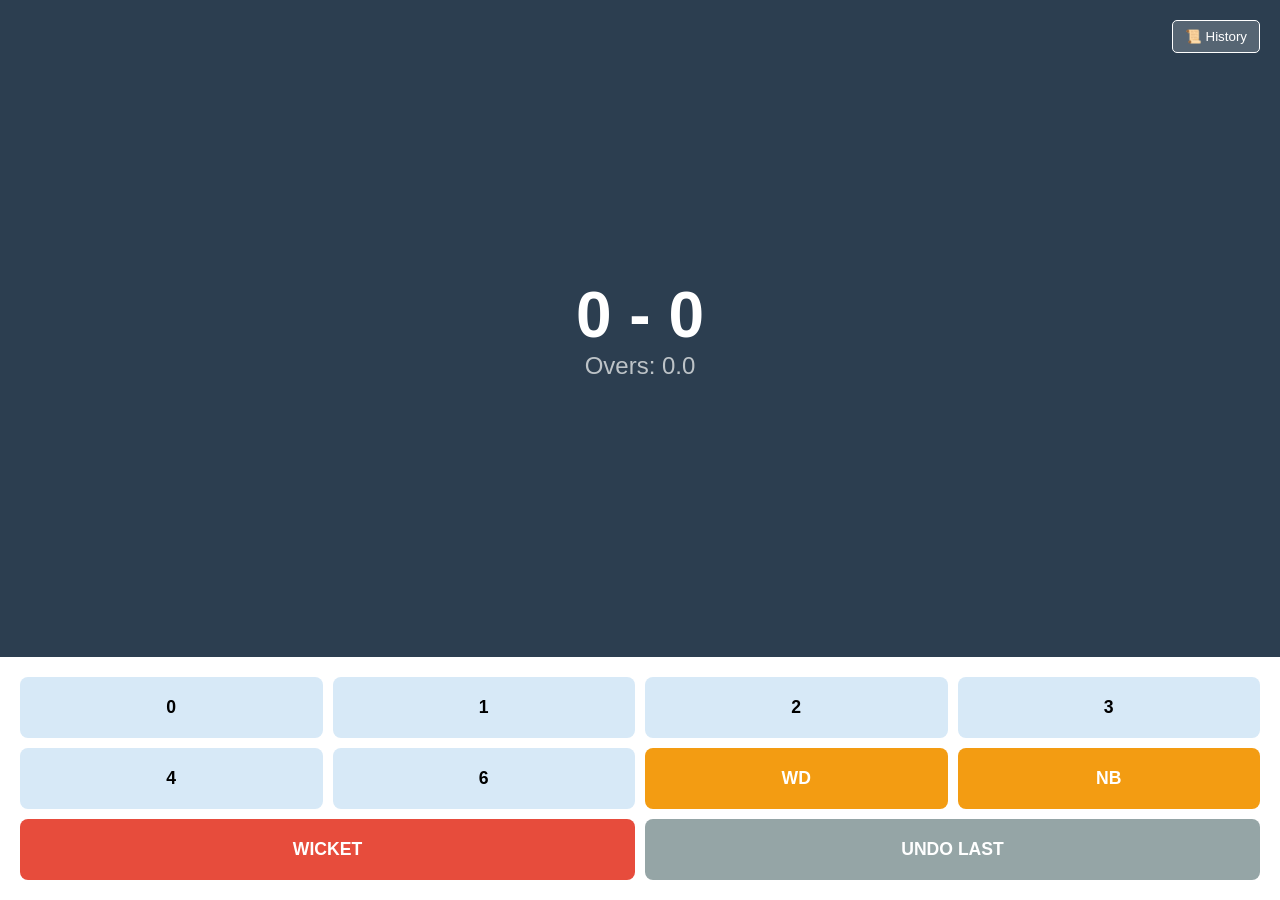
<file: Cricket_Score.html>
<!DOCTYPE html>
<html lang="en">
<head>
    <meta charset="UTF-8">
    <meta name="viewport" content="width=device-width, initial-scale=1.0">
    <title>Cricket Scorer Pro</title>
    <style>
        :root {
            --primary: #2c3e50;
            --accent: #27ae60;
            --danger: #e74c3c;
            --warning: #f39c12;
            --light: #ecf0f1;
        }

        body {
            font-family: 'Segoe UI', Tahoma, Geneva, Verdana, sans-serif;
            margin: 0;
            display: flex;
            flex-direction: column;
            height: 100vh;
            background-color: var(--light);
        }

        /* Top Section: Score Display */
        #score-display {
            flex: 1;
            display: flex;
            flex-direction: column;
            justify-content: center;
            align-items: center;
            background-color: var(--primary);
            color: white;
            position: relative;
        }

        .main-score { font-size: 4rem; font-weight: bold; margin: 0; }
        .overs { font-size: 1.5rem; color: #bdc3c7; }

        .top-controls {
            position: absolute;
            top: 20px;
            right: 20px;
            display: flex;
            gap: 10px;
        }

        .top-btn {
            padding: 8px 12px;
            background: rgba(255,255,255,0.2);
            border: 1px solid white;
            color: white;
            cursor: pointer;
            border-radius: 5px;
        }

        /* Bottom Section: Controls */
        #controls {
            padding: 20px;
            background: white;
            display: grid;
            grid-template-columns: repeat(4, 1fr);
            gap: 10px;
            box-shadow: 0 -5px 15px rgba(0,0,0,0.1);
        }

        button.input-btn {
            padding: 20px 10px;
            font-size: 1.1rem;
            font-weight: bold;
            border: none;
            border-radius: 8px;
            cursor: pointer;
        }

        .run-btn { background: #d7e9f7; color: #000; }
        .extra-btn { background: var(--warning); color: white; }
        .wicket-btn { background: var(--danger); color: white; grid-column: span 2; }
        .undo-btn { background: #95a5a6; color: white; grid-column: span 2; }

        /* History Overlay */
        #history-panel {
            display: none;
            position: fixed;
            top: 0; right: 0; width: 300px; height: 100%;
            background: white;
            box-shadow: -5px 0 15px rgba(0,0,0,0.2);
            overflow-y: auto;
            z-index: 10;
        }

        .history-header { padding: 20px; background: var(--primary); color: white; display: flex; justify-content: space-between; }
        .history-item { padding: 10px 20px; border-bottom: 1px solid #eee; font-size: 0.9rem; }
    </style>
</head>
<body>

    <div id="score-display">
        <div class="top-controls">
            <button class="top-btn" onclick="toggleHistory()">📜 History</button>
        </div>
        <div class="main-score" id="score-text">0 - 0</div>
        <div class="overs" id="over-text">Overs: 0.0</div>
    </div>

    <div id="history-panel">
        <div class="history-header">
            <span>Match Log</span>
            <span style="cursor:pointer" onclick="toggleHistory()">✖</span>
        </div>
        <div id="history-list"></div>
    </div>

    <div id="controls">
        <button class="input-btn run-btn" onclick="processInput(0)">0</button>
        <button class="input-btn run-btn" onclick="processInput(1)">1</button>
        <button class="input-btn run-btn" onclick="processInput(2)">2</button>
        <button class="input-btn run-btn" onclick="processInput(3)">3</button>
        <button class="input-btn run-btn" onclick="processInput(4)">4</button>
        <button class="input-btn run-btn" onclick="processInput(6)">6</button>
        <button class="input-btn extra-btn" onclick="processInput('WD')">WD</button>
        <button class="input-btn extra-btn" onclick="processInput('NB')">NB</button>
        <button class="input-btn wicket-btn" onclick="processInput('W')">WICKET</button>
        <button class="input-btn undo-btn" onclick="undoLast()">UNDO LAST</button>
    </div>

    <script>
        // Central Data Store
        let rawHistory = []; // Stores just the inputs: [1, 4, 'WD', 'W', 0]

        function processInput(val) {
            rawHistory.push(val);
            calculateScore();
        }

        function undoLast() {
            if (rawHistory.length > 0) {
                rawHistory.pop();
                calculateScore();
            } else {
                alert("No history to undo!");
            }
        }

        function calculateScore() {
            let totalRuns = 0;
            let wickets = 0;
            let totalBalls = 0;
            let historyLog = [];

            rawHistory.forEach((input) => {
                let currentBallLabel = `${Math.floor(totalBalls / 6)}.${(totalBalls % 6) + 1}`;
                let eventDesc = "";

                if (typeof input === 'number') {
                    totalRuns += input;
                    totalBalls++;
                    eventDesc = `${input} Run(s)`;
                } else if (input === 'WD' || input === 'NB') {
                    totalRuns += 1; // Extra run
                    eventDesc = input === 'WD' ? "Wide" : "No Ball";
                    // Balls don't increase for extras
                } else if (input === 'W') {
                    wickets++;
                    totalBalls++;
                    eventDesc = "Wicket";
                }

                historyLog.push({
                    ball: currentBallLabel,
                    desc: eventDesc,
                    score: `${totalRuns}/${wickets}`
                });
            });

            renderUI(totalRuns, wickets, totalBalls, historyLog);
        }

        function renderUI(runs, wickets, balls, log) {
            // Update Scoreboard
            document.getElementById('score-text').innerText = `${runs} - ${wickets}`;
            document.getElementById('over-text').innerText = `Overs: ${Math.floor(balls / 6)}.${balls % 6}`;

            // Update History Panel
            const list = document.getElementById('history-list');
            list.innerHTML = "";
            log.reverse().forEach(entry => {
                const item = document.createElement('div');
                item.className = 'history-item';
                item.innerHTML = `<strong>Ball ${entry.ball}:</strong> ${entry.desc} <br> <small>Score: ${entry.score}</small>`;
                list.appendChild(item);
            });
        }

        function toggleHistory() {
            const panel = document.getElementById('history-panel');
            panel.style.display = panel.style.display === 'block' ? 'none' : 'block';
        }
    </script>
</body>
</html>
</file>
